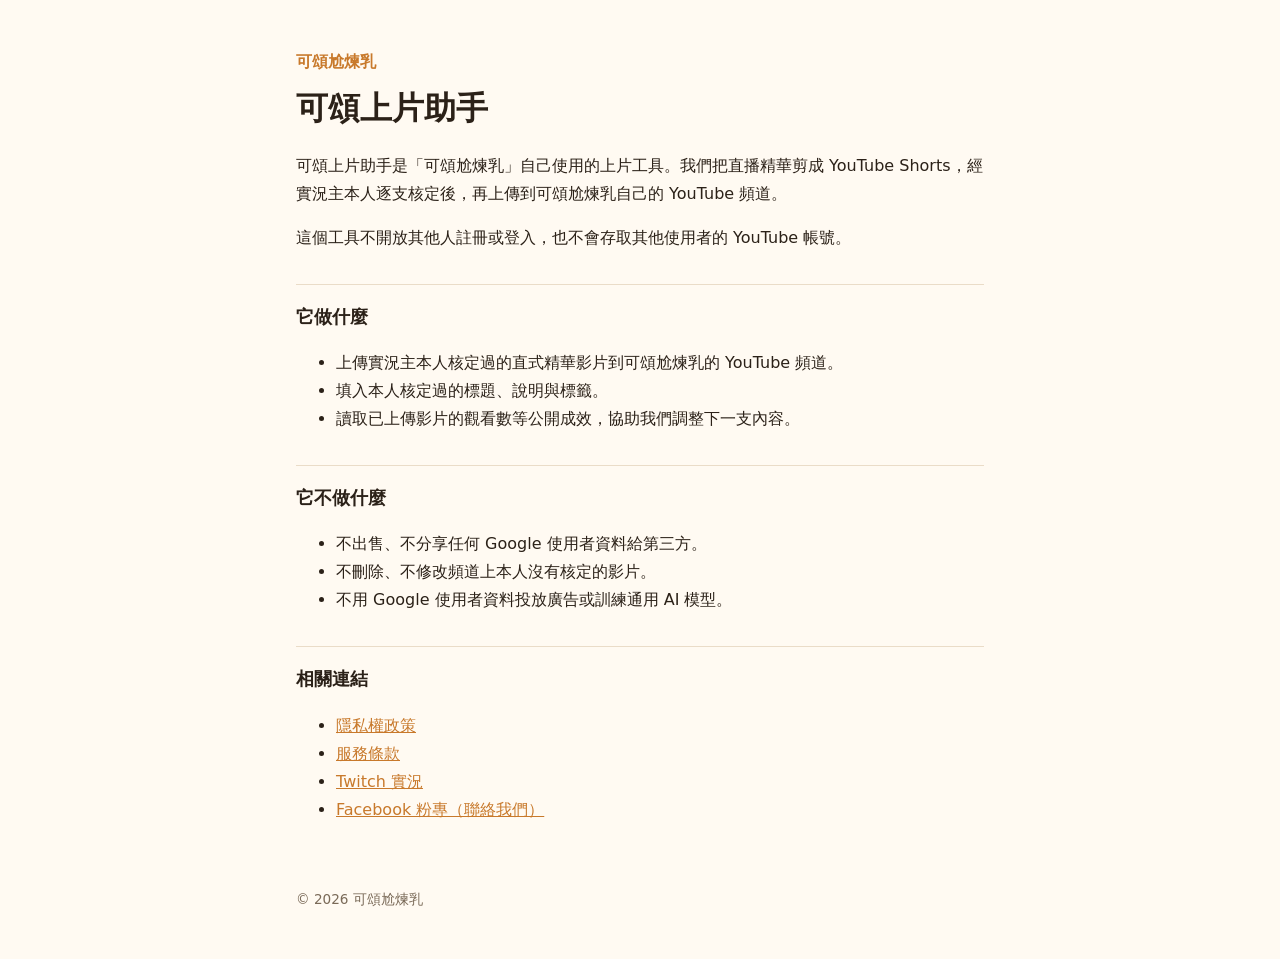
<file: index.html>
<!doctype html>
<html lang="zh-Hant">
<head>
<meta charset="utf-8">
<meta name="viewport" content="width=device-width, initial-scale=1">
<meta name="referrer" content="no-referrer">
<title>可頌上片助手</title>
<link rel="stylesheet" href="style.css">
</head>
<body>
<main>
  <p class="eyebrow">可頌尬煉乳</p>
  <h1>可頌上片助手</h1>
  <p>可頌上片助手是「可頌尬煉乳」自己使用的上片工具。我們把直播精華剪成 YouTube Shorts，經實況主本人逐支核定後，再上傳到可頌尬煉乳自己的 YouTube 頻道。</p>
  <p>這個工具不開放其他人註冊或登入，也不會存取其他使用者的 YouTube 帳號。</p>

  <h2>它做什麼</h2>
  <ul>
    <li>上傳實況主本人核定過的直式精華影片到可頌尬煉乳的 YouTube 頻道。</li>
    <li>填入本人核定過的標題、說明與標籤。</li>
    <li>讀取已上傳影片的觀看數等公開成效，協助我們調整下一支內容。</li>
  </ul>

  <h2>它不做什麼</h2>
  <ul>
    <li>不出售、不分享任何 Google 使用者資料給第三方。</li>
    <li>不刪除、不修改頻道上本人沒有核定的影片。</li>
    <li>不用 Google 使用者資料投放廣告或訓練通用 AI 模型。</li>
  </ul>

  <h2>相關連結</h2>
  <ul>
    <li><a href="privacy.html">隱私權政策</a></li>
    <li><a href="terms.html">服務條款</a></li>
    <li><a href="https://www.twitch.tv/jaysung99" rel="noopener noreferrer">Twitch 實況</a></li>
    <li><a href="https://www.facebook.com/profile.php?id=61595898733218" rel="noopener noreferrer">Facebook 粉專（聯絡我們）</a></li>
  </ul>
</main>
<footer>© 2026 可頌尬煉乳</footer>
</body>
</html>
</file>
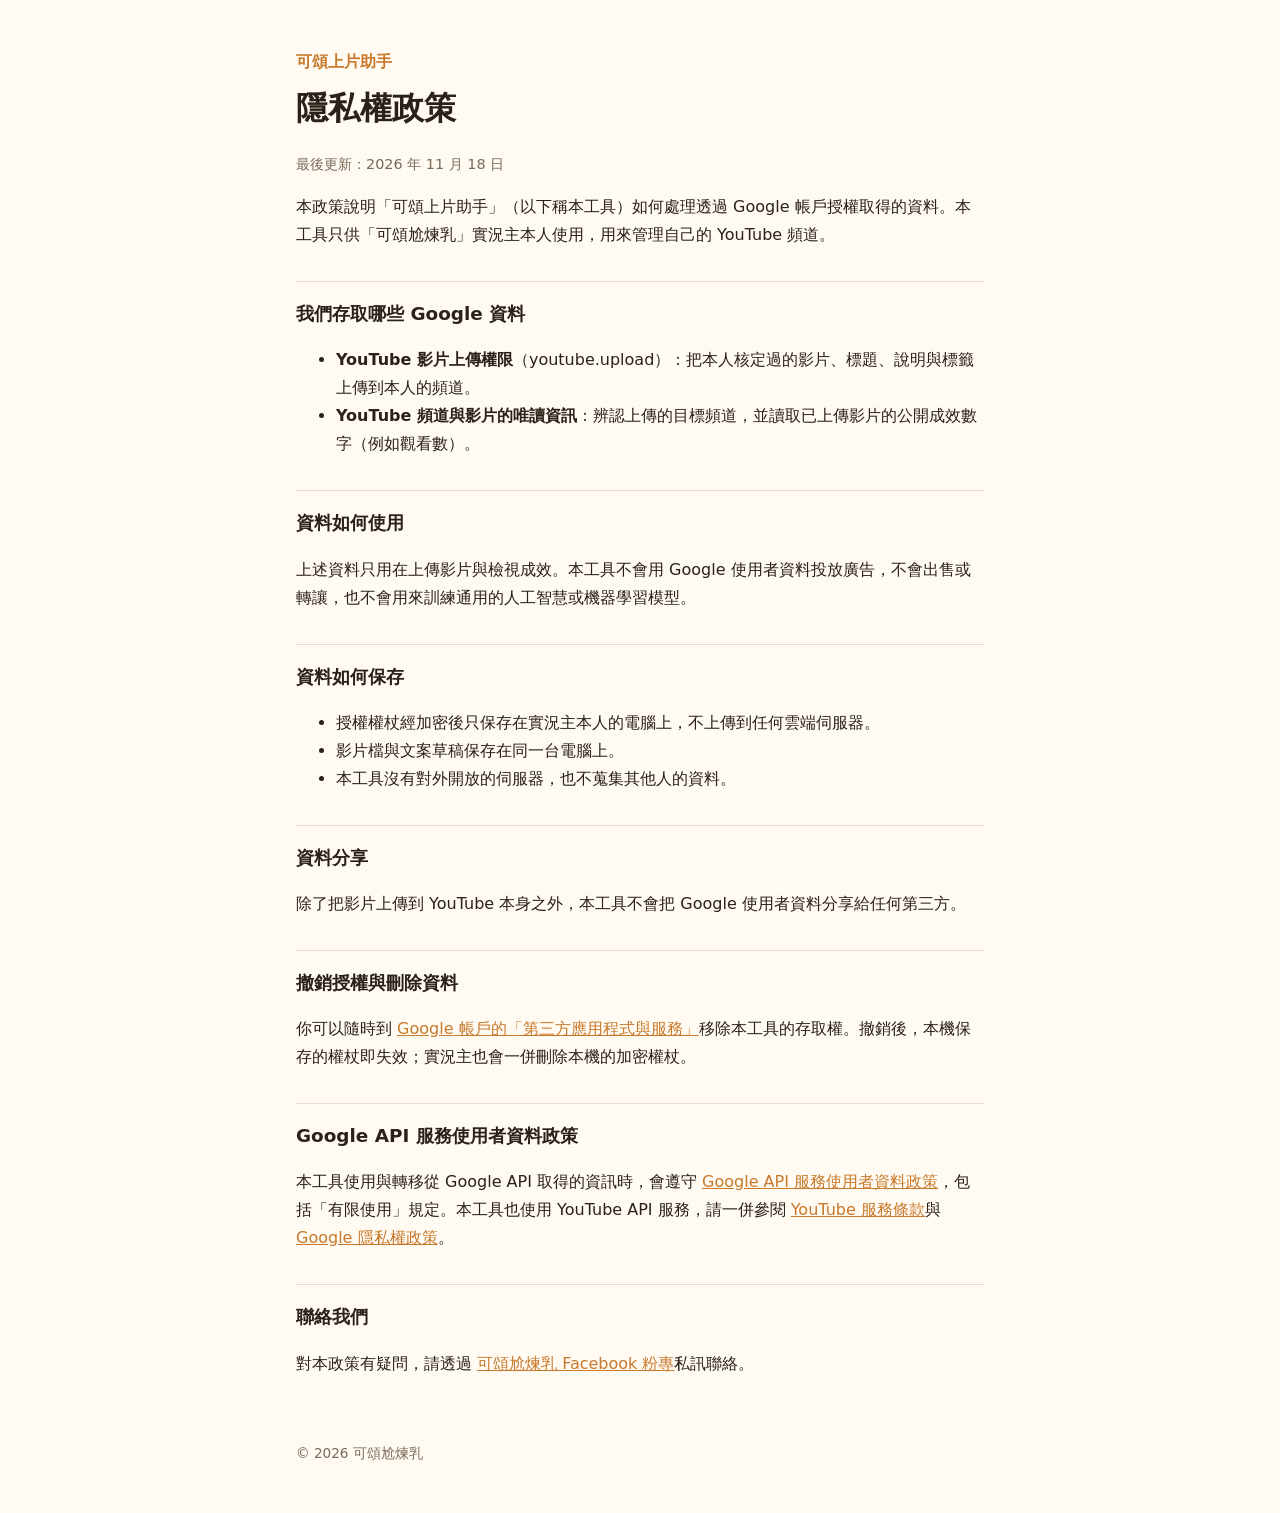
<file: privacy.html>
<!doctype html>
<html lang="zh-Hant">
<head>
<meta charset="utf-8">
<meta name="viewport" content="width=device-width, initial-scale=1">
<meta name="referrer" content="no-referrer">
<title>隱私權政策｜可頌上片助手</title>
<link rel="stylesheet" href="style.css">
</head>
<body>
<main>
  <p class="eyebrow"><a href="index.html">可頌上片助手</a></p>
  <h1>隱私權政策</h1>
  <p class="meta">最後更新：2026 年 11 月 18 日</p>

  <p>本政策說明「可頌上片助手」（以下稱本工具）如何處理透過 Google 帳戶授權取得的資料。本工具只供「可頌尬煉乳」實況主本人使用，用來管理自己的 YouTube 頻道。</p>

  <h2>我們存取哪些 Google 資料</h2>
  <ul>
    <li><strong>YouTube 影片上傳權限</strong>（youtube.upload）：把本人核定過的影片、標題、說明與標籤上傳到本人的頻道。</li>
    <li><strong>YouTube 頻道與影片的唯讀資訊</strong>：辨認上傳的目標頻道，並讀取已上傳影片的公開成效數字（例如觀看數）。</li>
  </ul>

  <h2>資料如何使用</h2>
  <p>上述資料只用在上傳影片與檢視成效。本工具不會用 Google 使用者資料投放廣告，不會出售或轉讓，也不會用來訓練通用的人工智慧或機器學習模型。</p>

  <h2>資料如何保存</h2>
  <ul>
    <li>授權權杖經加密後只保存在實況主本人的電腦上，不上傳到任何雲端伺服器。</li>
    <li>影片檔與文案草稿保存在同一台電腦上。</li>
    <li>本工具沒有對外開放的伺服器，也不蒐集其他人的資料。</li>
  </ul>

  <h2>資料分享</h2>
  <p>除了把影片上傳到 YouTube 本身之外，本工具不會把 Google 使用者資料分享給任何第三方。</p>

  <h2>撤銷授權與刪除資料</h2>
  <p>你可以隨時到 <a href="https://myaccount.google.com/permissions" rel="noopener noreferrer">Google 帳戶的「第三方應用程式與服務」</a>移除本工具的存取權。撤銷後，本機保存的權杖即失效；實況主也會一併刪除本機的加密權杖。</p>

  <h2>Google API 服務使用者資料政策</h2>
  <p>本工具使用與轉移從 Google API 取得的資訊時，會遵守 <a href="https://developers.google.com/terms/api-services-user-data-policy" rel="noopener noreferrer">Google API 服務使用者資料政策</a>，包括「有限使用」規定。本工具也使用 YouTube API 服務，請一併參閱 <a href="https://www.youtube.com/t/terms" rel="noopener noreferrer">YouTube 服務條款</a>與 <a href="https://policies.google.com/privacy" rel="noopener noreferrer">Google 隱私權政策</a>。</p>

  <h2>聯絡我們</h2>
  <p>對本政策有疑問，請透過 <a href="https://www.facebook.com/profile.php?id=61595898733218" rel="noopener noreferrer">可頌尬煉乳 Facebook 粉專</a>私訊聯絡。</p>
</main>
<footer>© 2026 可頌尬煉乳</footer>
</body>
</html>
</file>
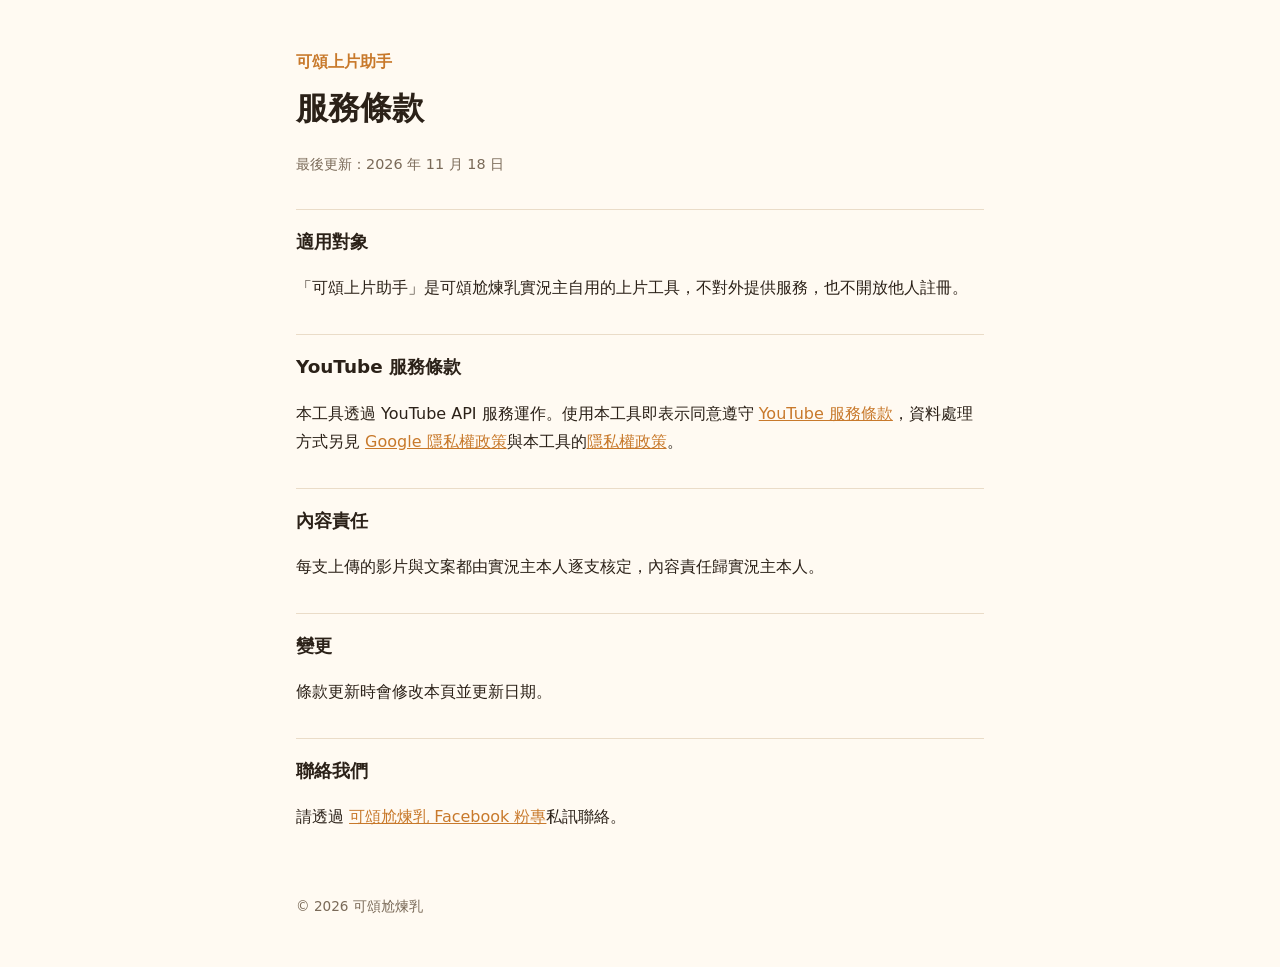
<file: terms.html>
<!doctype html>
<html lang="zh-Hant">
<head>
<meta charset="utf-8">
<meta name="viewport" content="width=device-width, initial-scale=1">
<meta name="referrer" content="no-referrer">
<title>服務條款｜可頌上片助手</title>
<link rel="stylesheet" href="style.css">
</head>
<body>
<main>
  <p class="eyebrow"><a href="index.html">可頌上片助手</a></p>
  <h1>服務條款</h1>
  <p class="meta">最後更新：2026 年 11 月 18 日</p>

  <h2>適用對象</h2>
  <p>「可頌上片助手」是可頌尬煉乳實況主自用的上片工具，不對外提供服務，也不開放他人註冊。</p>

  <h2>YouTube 服務條款</h2>
  <p>本工具透過 YouTube API 服務運作。使用本工具即表示同意遵守 <a href="https://www.youtube.com/t/terms" rel="noopener noreferrer">YouTube 服務條款</a>，資料處理方式另見 <a href="https://policies.google.com/privacy" rel="noopener noreferrer">Google 隱私權政策</a>與本工具的<a href="privacy.html">隱私權政策</a>。</p>

  <h2>內容責任</h2>
  <p>每支上傳的影片與文案都由實況主本人逐支核定，內容責任歸實況主本人。</p>

  <h2>變更</h2>
  <p>條款更新時會修改本頁並更新日期。</p>

  <h2>聯絡我們</h2>
  <p>請透過 <a href="https://www.facebook.com/profile.php?id=61595898733218" rel="noopener noreferrer">可頌尬煉乳 Facebook 粉專</a>私訊聯絡。</p>
</main>
<footer>© 2026 可頌尬煉乳</footer>
</body>
</html>
</file>
<file: style.css>
:root { --bg: #fffaf2; --fg: #2b2118; --muted: #7a6a58; --accent: #c8792b; --line: #eadcc8; }
@media (prefers-color-scheme: dark) { :root { --bg: #1d1712; --fg: #f3e9dc; --muted: #b5a48f; --accent: #f0a65a; --line: #3a2f25; } }
* { box-sizing: border-box; }
body { margin: 0; background: var(--bg); color: var(--fg); font: 16px/1.75 "Noto Sans TC", "Microsoft JhengHei", system-ui, sans-serif; }
main { max-width: 720px; margin: 0 auto; padding: 48px 16px 24px; }
h1 { font-size: 2rem; margin: 0 0 16px; }
h2 { font-size: 1.15rem; margin: 32px 0 8px; padding-top: 16px; border-top: 1px solid var(--line); }
a { color: var(--accent); }
.eyebrow { color: var(--accent); font-weight: 700; margin: 0 0 4px; }
.eyebrow a { text-decoration: none; }
.meta { color: var(--muted); font-size: .9rem; }
footer { max-width: 720px; margin: 0 auto; padding: 24px 16px 48px; color: var(--muted); font-size: .85rem; }
</file>
